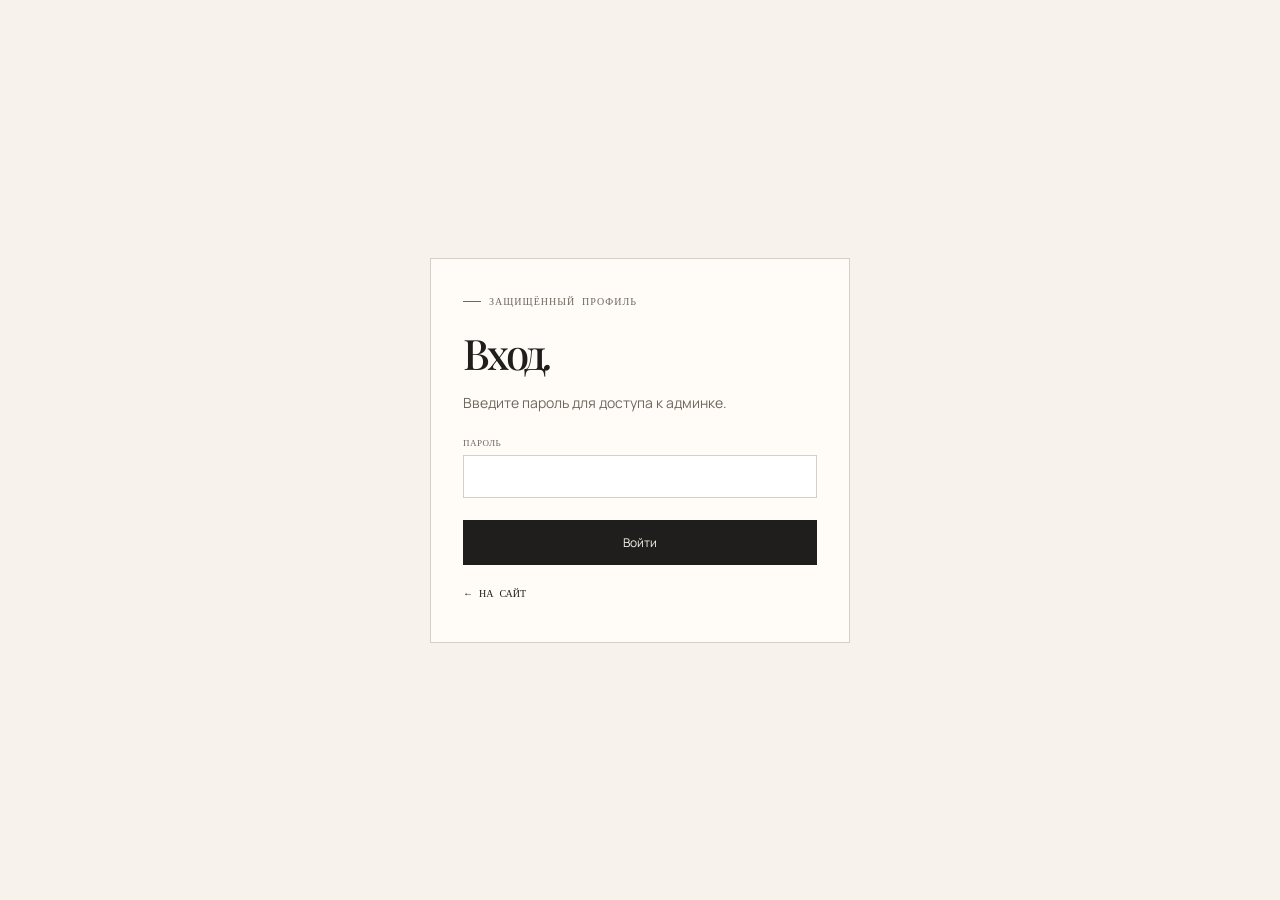
<file: admin/login.html>
<!doctype html>
<html lang="ru">
  <head>
    <meta charset="utf-8" />
    <meta name="viewport" content="width=device-width,initial-scale=1" />
    <title>Вход в профиль</title>
    <style>
      @import url("https://fonts.googleapis.com/css2?family=DM+Mono&family=Manrope:wght@400;500;600&family=Playfair+Display:ital,wght@0,500;1,500&display=swap");
      :root { --ink: #201e1c; --paper: #f7f3ec; --line: #d6cfc5; --orange: #f3652d; }
      * { box-sizing: border-box; }
      body { margin: 0; min-height: 100vh; background: var(--paper); color: var(--ink); font-family: Manrope, sans-serif; display: grid; place-items: center; padding: 32px 20px; }
      .card { width: min(420px, 100%); border: 1px solid var(--line); background: #fffcf7; padding: 36px 32px 40px; }
      .eyebrow { font: 10px "DM Mono"; text-transform: uppercase; letter-spacing: .1em; }
      .eyebrow:before { content: ""; display: inline-block; width: 18px; border-top: 1px solid; margin: 0 8px 3px 0; }
      h1 { font: 500 42px/1 "Playfair Display"; letter-spacing: -.05em; margin: 12px 0 18px; }
      p { font-size: 14px; line-height: 1.5; color: #6e675e; margin: 0 0 24px; }
      label { display: grid; gap: 6px; font: 9px "DM Mono"; letter-spacing: .05em; text-transform: uppercase; color: #6e675e; margin-bottom: 14px; }
      input { border: 1px solid var(--line); background: white; padding: 11px; font: 14px Manrope; color: var(--ink); }
      button { width: 100%; margin-top: 8px; background: var(--ink); color: var(--paper); border: 0; padding: 14px 17px; font: 12px Manrope; cursor: pointer; }
      .error { display: none; margin-bottom: 16px; color: #a33b24; font-size: 13px; }
      .error.show { display: block; }
      a { color: inherit; font: 10px "DM Mono"; text-transform: uppercase; text-decoration: none; }
      .back { display: inline-block; margin-top: 22px; }
    </style>
  </head>
  <body>
    <form class="card" method="post" action="/api/login">
      <p class="eyebrow">Защищённый профиль</p>
      <h1>Вход<em>.</em></h1>
      <p>Введите пароль для доступа к админке.</p>
      <p class="error" id="error">Неверный пароль.</p>
      <label>Пароль<input required type="password" name="password" autocomplete="current-password" /></label>
      <button type="submit">Войти</button>
      <a class="back" href="/">← На сайт</a>
    </form>
    <script>
      if (new URLSearchParams(location.search).get("error")) {
        document.querySelector("#error").classList.add("show");
      }
    </script>
  </body>
</html>
</file>
